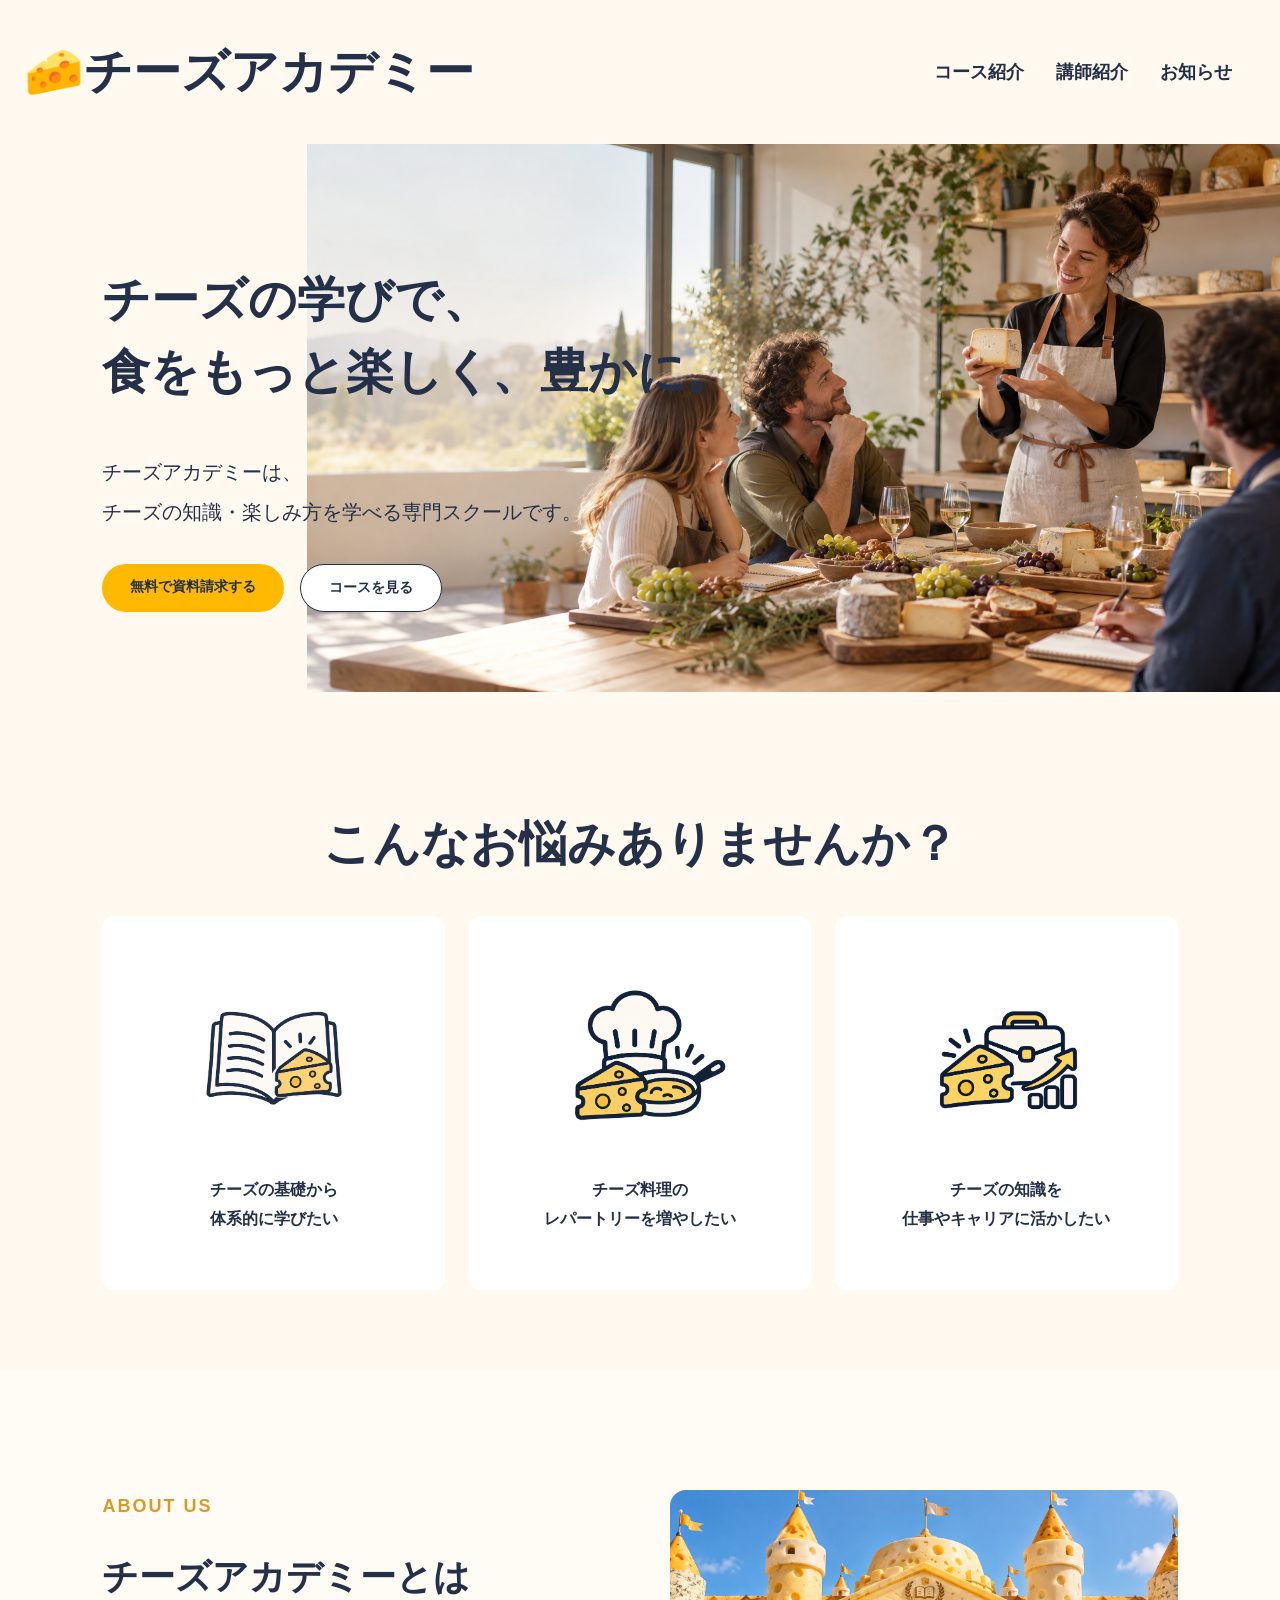
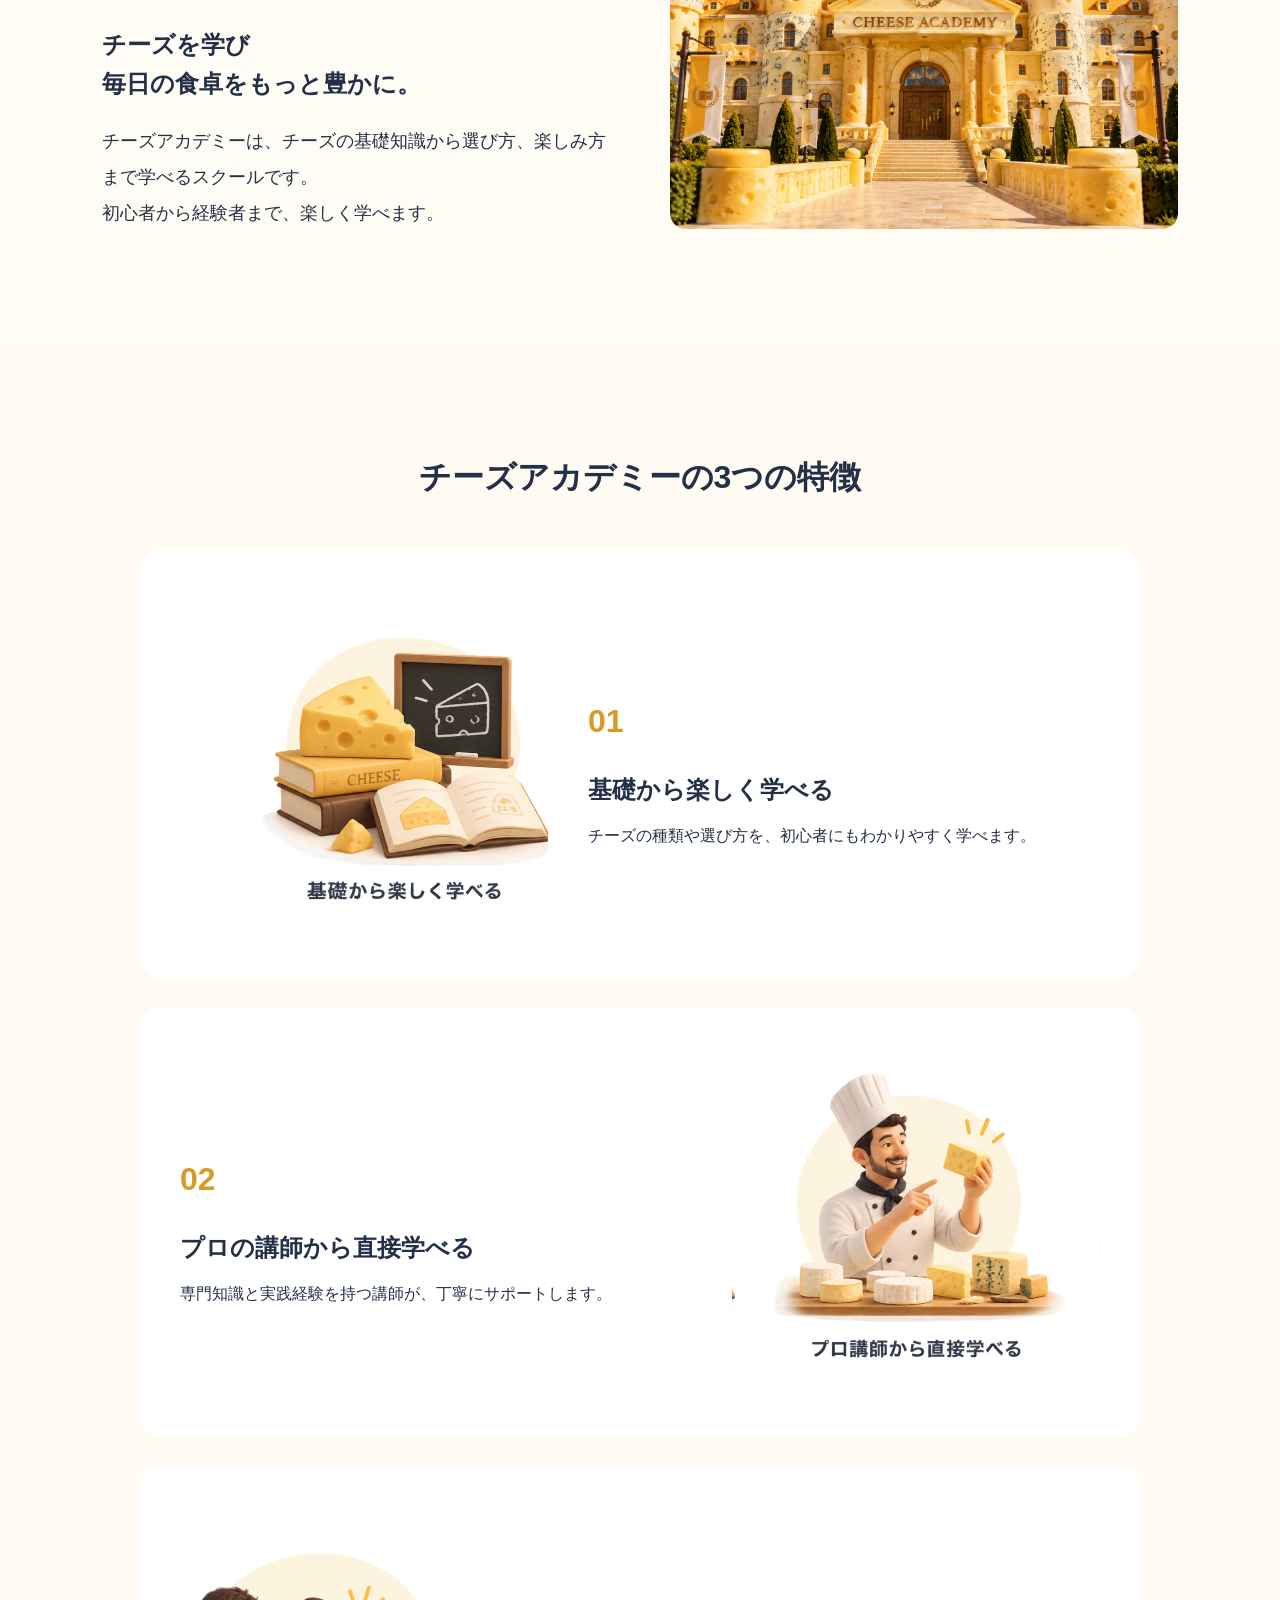
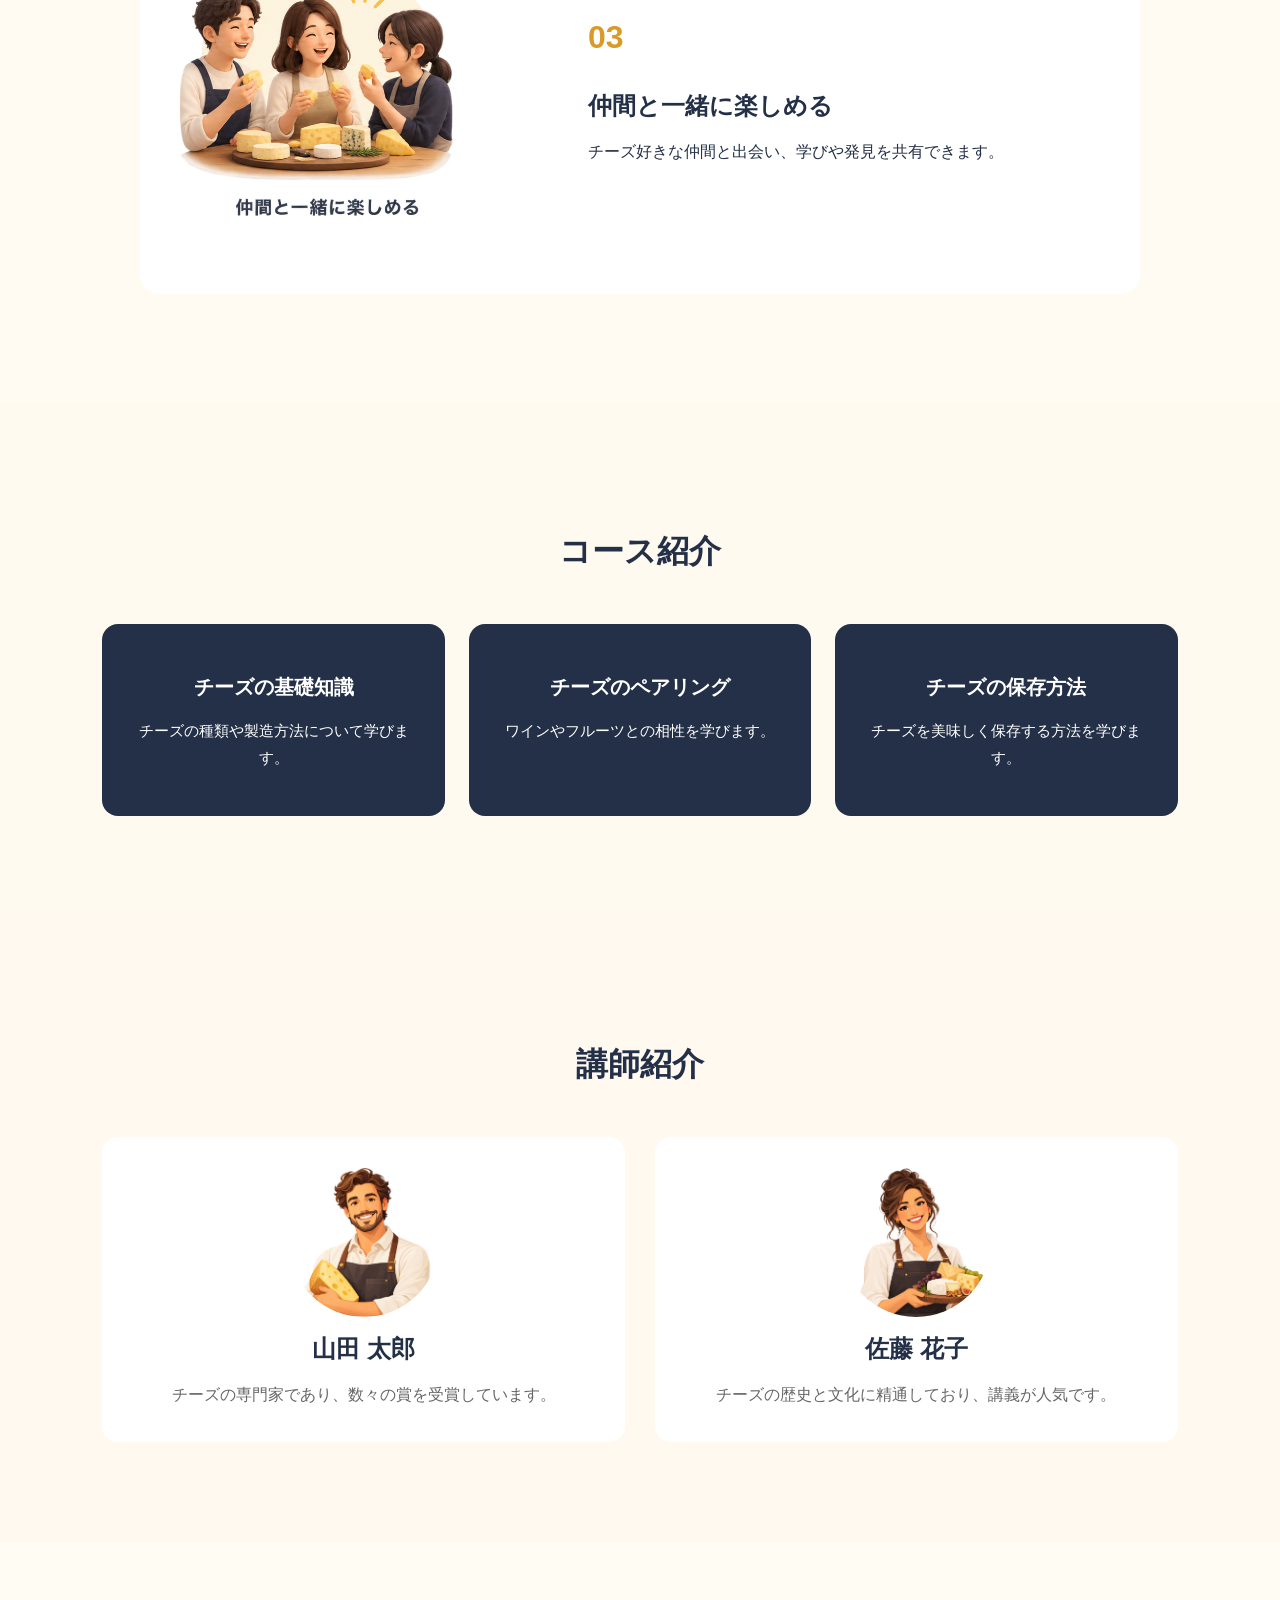
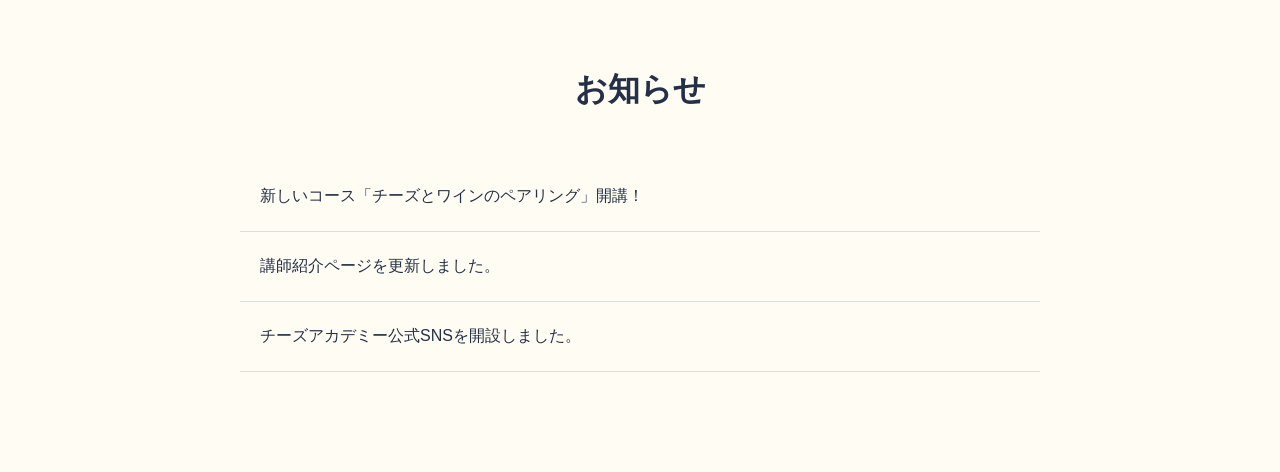
<file: index.html>
<!DOCTYPE html>
<html lang="en">

<head>
    <meta charset="UTF-8">
    <meta name="viewport" content="width=device-width, initial-scale=1.0">
    <title>チーズアカデミー</title>
    <link rel="stylesheet" href="css/style.css">
</head>

<body>
    <header class="header">
        <div class="header-logo">
            <h1>🧀チーズアカデミー</h1>
        </div>

        <nav class="nav">
            <a href="#courses">コース紹介</a>
            <a href="#instructors">講師紹介</a>
            <a href="#news">お知らせ</a>  
         </nav>
    </header>
    
    <main>
        <section class="hero">
            <h2>チーズの学びで、<br>
            食をもっと楽しく、豊かに。</h2>

            <p>チーズアカデミーは、<br>
                チーズの知識・楽しみ方を学べる専門スクールです。</p>
            <div class="hero-buttons">
                <a href="#" class="btn btn-primary">無料で資料請求する</a>
                <a href="#" class="btn btn-secondary">コースを見る</a>
            </div>
        </section>

        <section class="problem">
            <h2>こんなお悩みありませんか？</h2>

            <div class="problem-list">
                <div class="problem-item">
                    <img src="images/アイコン1.png" alt="悩み1">
                    <p>チーズの基礎から<br>体系的に学びたい</p>
                </div>
                <div class="problem-item">
                    <img src="images/アイコン2.png" alt="悩み2">
                    <p>チーズ料理の<br>レパートリーを増やしたい</p>
                </div>
                <div class="problem-item">
                    <img src="images/アイコン3.png" alt="悩み3">
                    <p>チーズの知識を<br>仕事やキャリアに活かしたい</p>
                </div>
            </div>
        </section>

        <section class="about">
            
            <div class="about-content">
                <p class="about-text">ABOUT US</p>
                <h2>チーズアカデミーとは</h2>
                <h3>チーズを学び<br>
                毎日の食卓をもっと豊かに。</h3>
                <p>チーズアカデミーは、チーズの基礎知識から選び方、楽しみ方まで学べるスクールです。<br>
                    初心者から経験者まで、楽しく学べます。</p>
            </div>

            <div class="about-image">
                <img src="images/academy.png" alt="チーズアカデミーのイメージ">
            </div>
        </section>

        <section class="feature">
            <h2>チーズアカデミーの3つの特徴</h2>
            <!--特徴-->
            <div class="feature-item">
                <div class="feature-icon">
                    <img src="images/01_基礎から.png" alt="特徴1">
                </div>

                <div class="feature-content">
                    <p class="feature-number">01</p>
                    <h3>基礎から楽しく学べる</h3>
                    <p>チーズの種類や選び方を、初心者にもわかりやすく学べます。</p>
                </div>
            </div>

            <div class="feature-item reverse">
                <div class="feature-icon">
                    <img src="images/02_プロ講師から直接学べる.png" alt="特徴2">
                </div>

                <div class="feature-content">
                    <p class="feature-number">02</p>
                    <h3>プロの講師から直接学べる</h3>
                    <p>専門知識と実践経験を持つ講師が、丁寧にサポートします。</p>
                </div>

            </div>

            <div class="feature-item">
                <div class="feature-icon">
                    <img src="images/03_仲間と一緒に楽しめる.png" alt="特徴3">
                </div>

                <div class="feature-content">
                    <p class="feature-number">03</p>
                    <h3>仲間と一緒に楽しめる</h3>
                    <p>チーズ好きな仲間と出会い、学びや発見を共有できます。</p>
                </div>
            </div>
        </section>

        <section class="courses"id="courses">
            <h2>コース紹介</h2>
            <div class="course-list">
                <div class="course-item">
                    <h3>チーズの基礎知識</h3>
                    <p>チーズの種類や製造方法について学びます。</p>
                </div>
                <div class="course-item">
                    <h3>チーズのペアリング</h3>
                    <p>ワインやフルーツとの相性を学びます。</p>
                </div>
                <div class="course-item">
                    <h3>チーズの保存方法</h3>
                    <p>チーズを美味しく保存する方法を学びます。</p>
                </div>
            </div>
        </section>

        <section class="instructors" id="instructors">
            <h2>講師紹介</h2>
            <div class="instructor-list">
                <div class="instructor-item">
                    <img src="images/human1.png" alt="講師1">
                    <h3>山田 太郎</h3>
                    <p>チーズの専門家であり、数々の賞を受賞しています。</p>
                </div>
                <div class="instructor-item">
                    <img src="images/human2.png" alt="講師2">
                    <h3>佐藤 花子</h3>
                    <p>チーズの歴史と文化に精通しており、講義が人気です。</p>
                </div>
            </div>
        </section>

        <section class="news" id="news">
            <h2>お知らせ</h2>
            <ul class="news-list">
                <li><a href="#">新しいコース「チーズとワインのペアリング」開講！</a></li>
                <li><a href="#">講師紹介ページを更新しました。</a></li>
                <li><a href="#">チーズアカデミー公式SNSを開設しました。</a></li>
            </ul>
        </section>
    </main> 
</body>
</html>
</file>
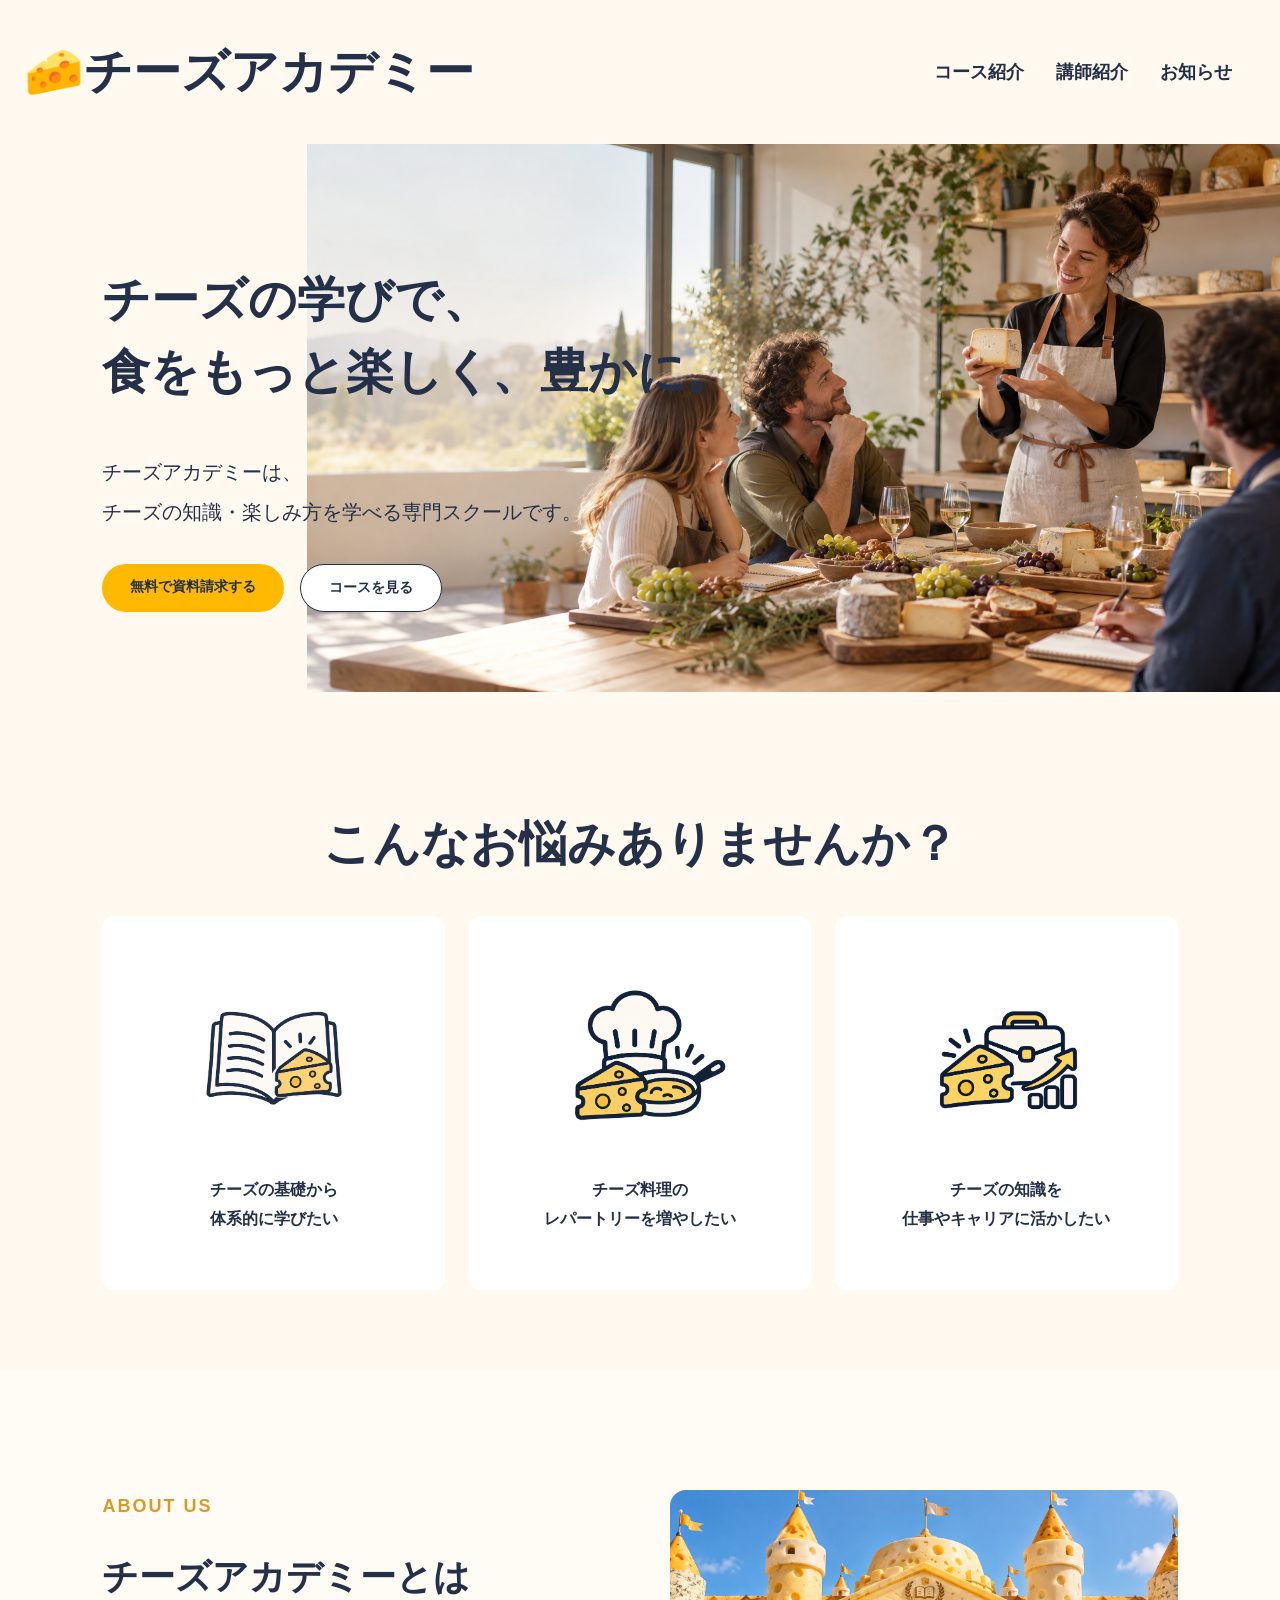
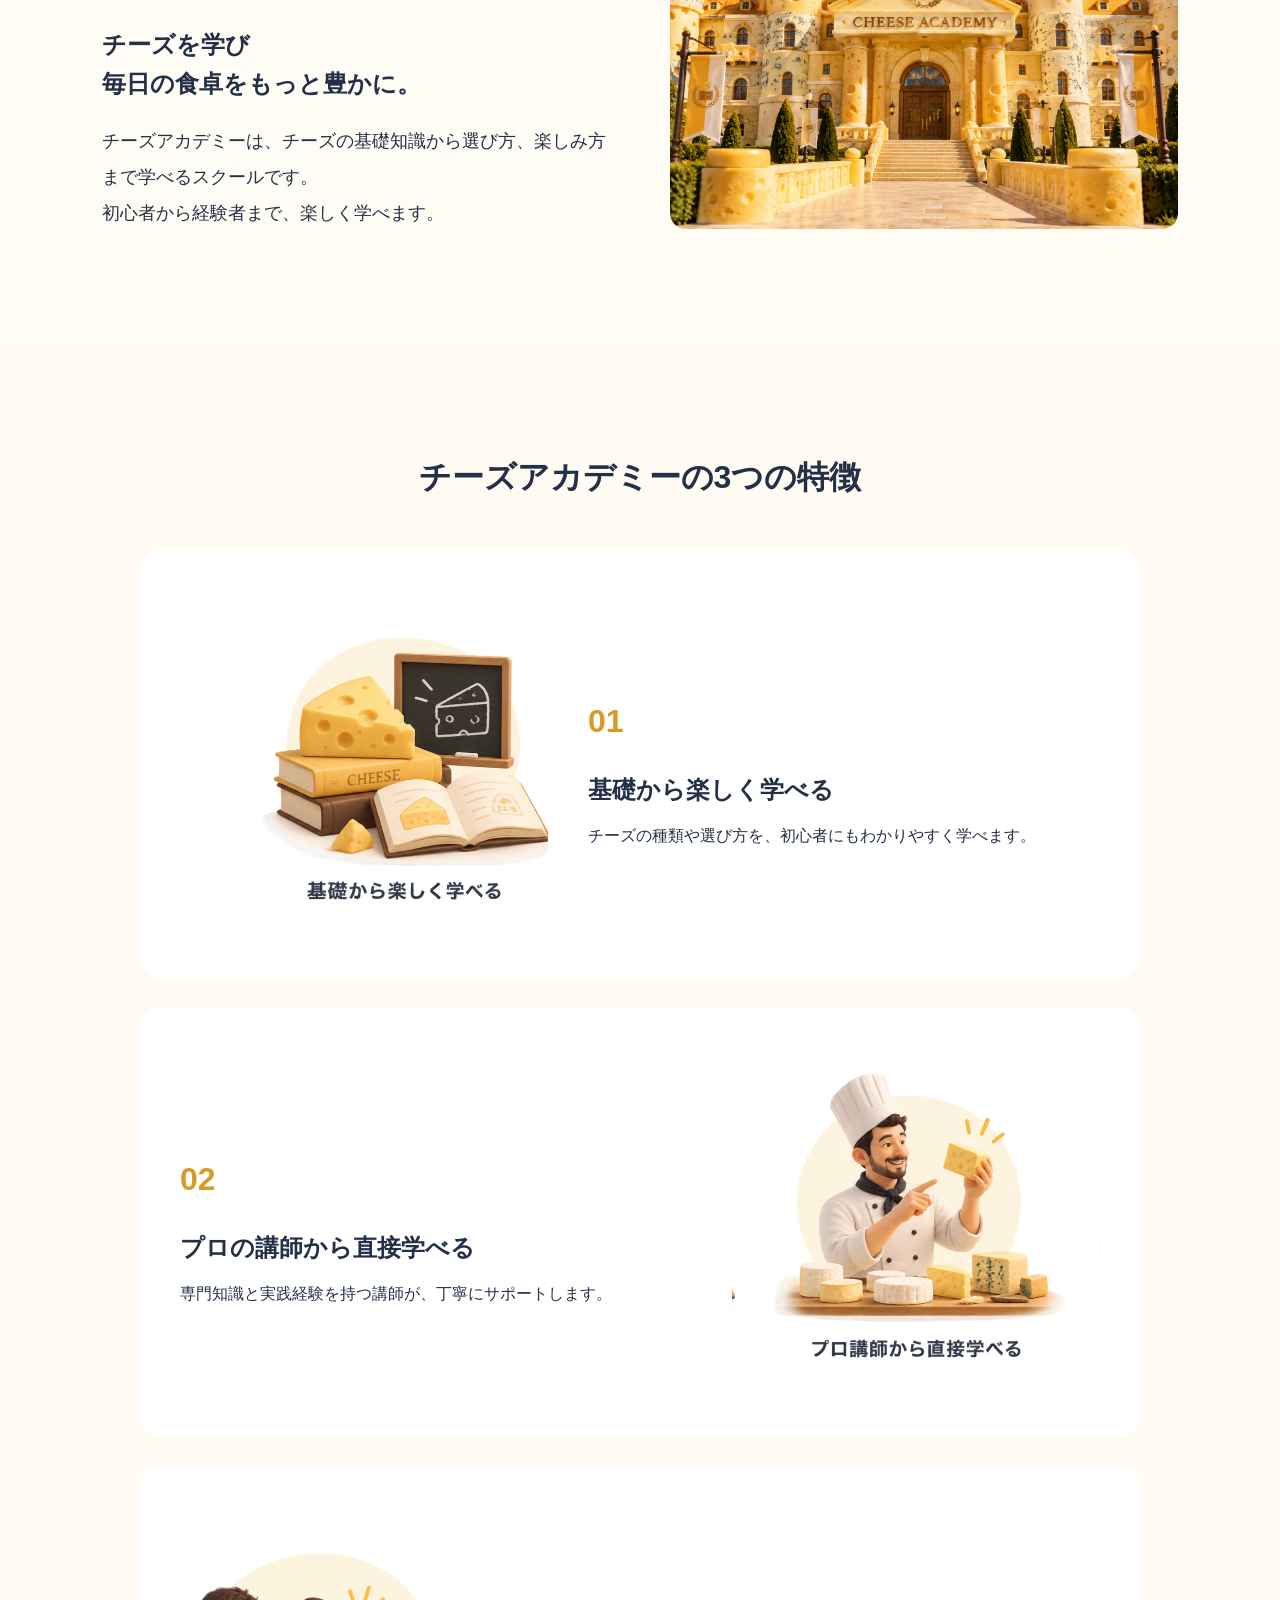
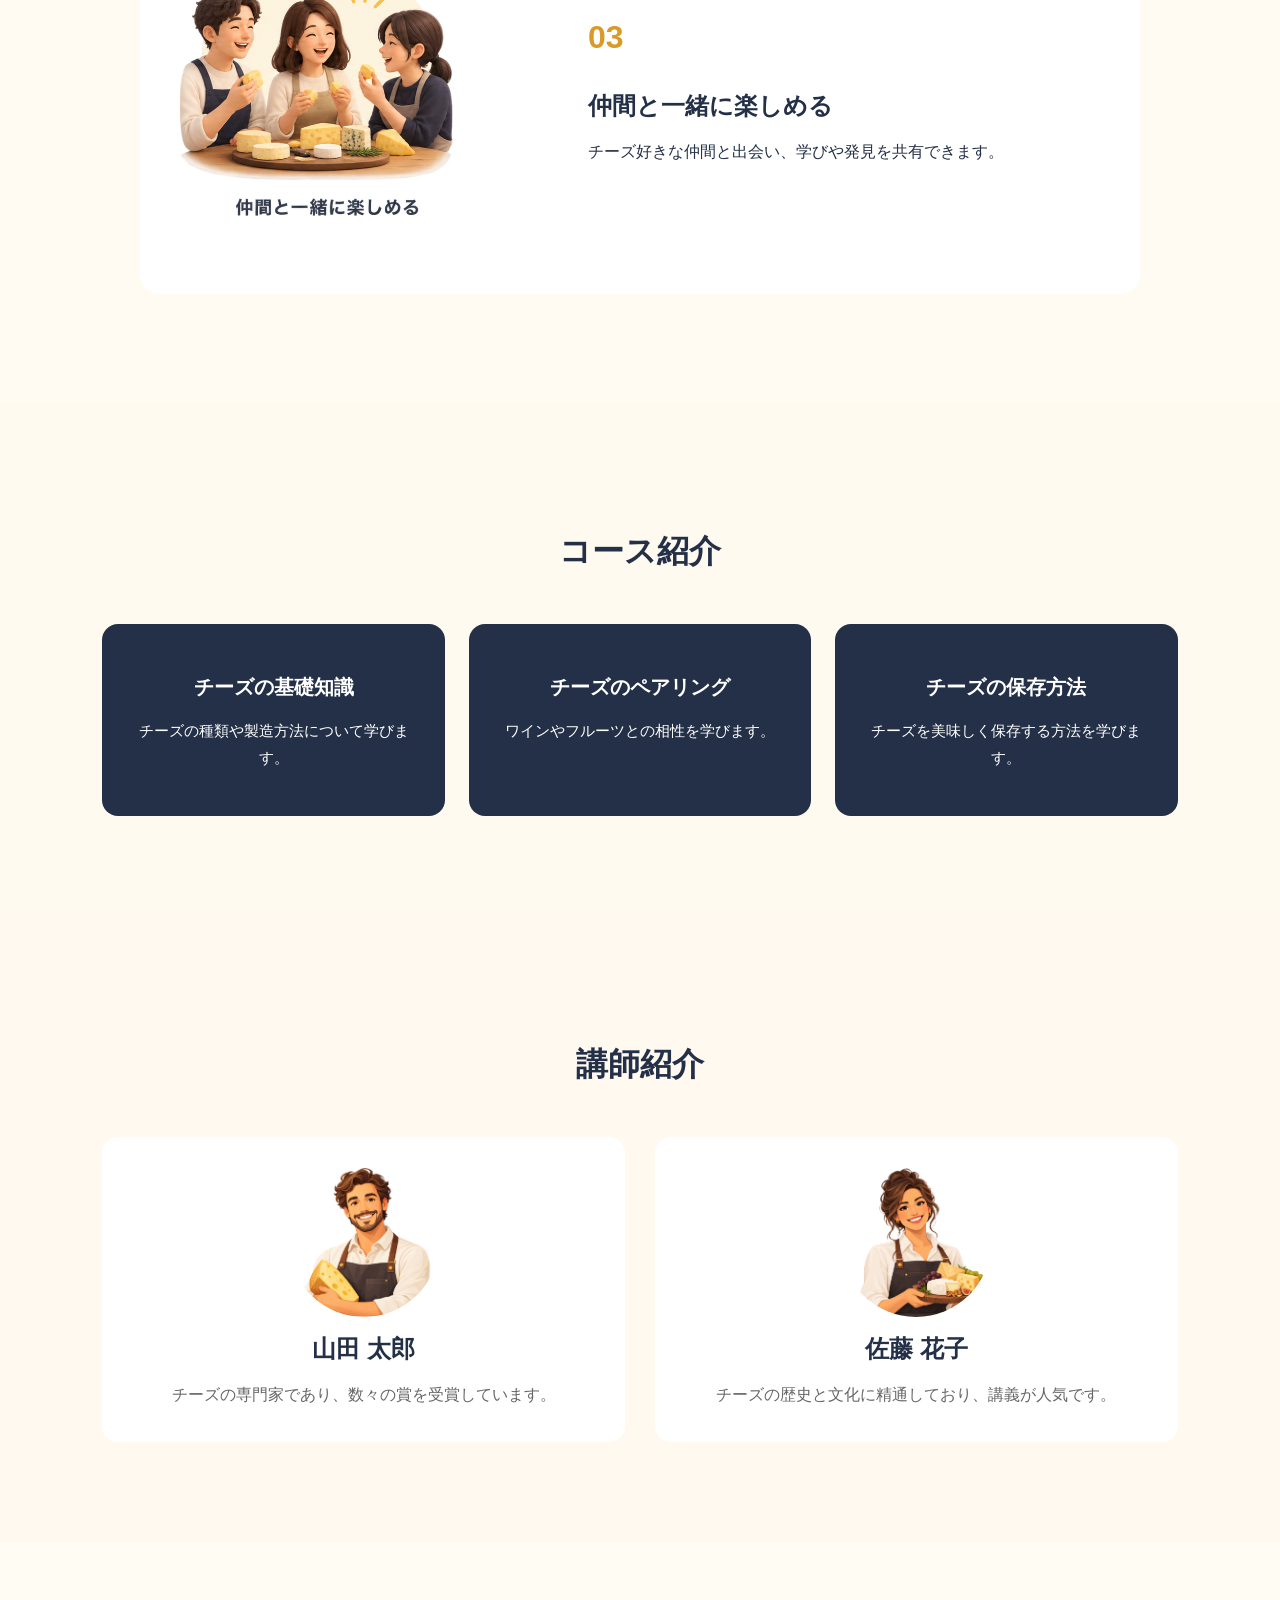
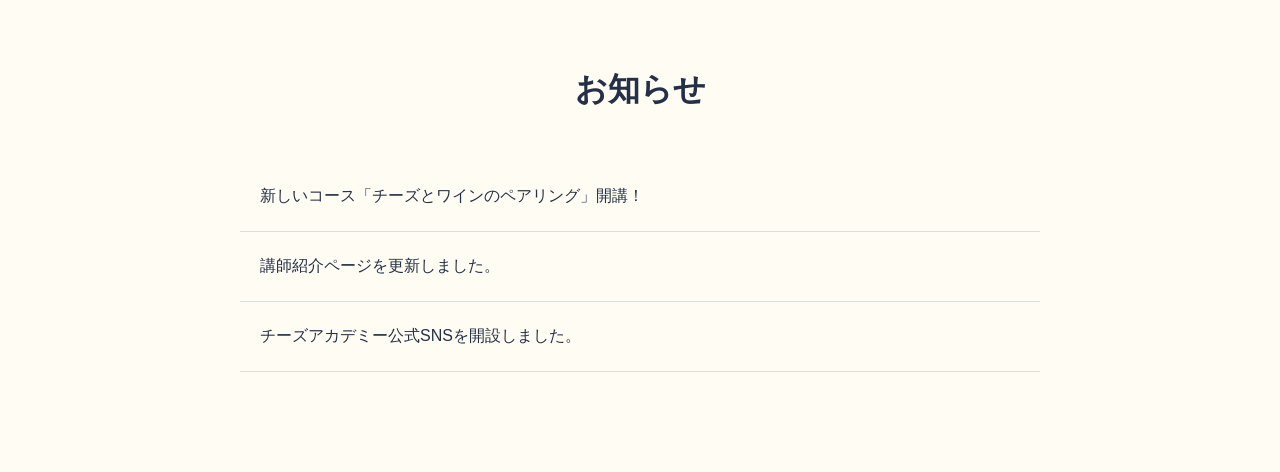
<file: my-site/index.html>
<!DOCTYPE html>
<html lang="en">

<head>
    <meta charset="UTF-8">
    <meta name="viewport" content="width=device-width, initial-scale=1.0">
    <title>チーズアカデミー</title>
    <link rel="stylesheet" href="/css/style.css">
</head>

<body>
    <header class="header">
        <div class="header-logo">
            <h1>🧀チーズアカデミー</h1>
        </div>

        <nav class="nav">
            <a href="#courses">コース紹介</a>
            <a href="#instructors">講師紹介</a>
            <a href="#news">お知らせ</a>  
         </nav>
    </header>
    
    <main>
        <section class="hero">
            <h2>チーズの学びで、<br>
            食をもっと楽しく、豊かに。</h2>

            <p>チーズアカデミーは、<br>
                チーズの知識・楽しみ方を学べる専門スクールです。</p>
            <div class="hero-buttons">
                <a href="#" class="btn btn-primary">無料で資料請求する</a>
                <a href="#" class="btn btn-secondary">コースを見る</a>
            </div>
        </section>

        <section class="problem">
            <h2>こんなお悩みありませんか？</h2>

            <div class="problem-list">
                <div class="problem-item">
                    <img src="/images/アイコン1.png" alt="悩み1">
                    <p>チーズの基礎から<br>体系的に学びたい</p>
                </div>
                <div class="problem-item">
                    <img src="/images/アイコン2.png" alt="悩み2">
                    <p>チーズ料理の<br>レパートリーを増やしたい</p>
                </div>
                <div class="problem-item">
                    <img src="/images/アイコン3.png" alt="悩み3">
                    <p>チーズの知識を<br>仕事やキャリアに活かしたい</p>
                </div>
            </div>
        </section>

        <section class="about">
            
            <div class="about-content">
                <p class="about-text">ABOUT US</p>
                <h2>チーズアカデミーとは</h2>
                <h3>チーズを学び<br>
                毎日の食卓をもっと豊かに。</h3>
                <p>チーズアカデミーは、チーズの基礎知識から選び方、楽しみ方まで学べるスクールです。<br>
                    初心者から経験者まで、楽しく学べます。</p>
            </div>

            <div class="about-image">
                <img src="/images/academy.png" alt="チーズアカデミーのイメージ">
            </div>
        </section>

        <section class="feature">
            <h2>チーズアカデミーの3つの特徴</h2>
            <!--特徴-->
            <div class="feature-item">
                <div class="feature-icon">
                    <img src="/images/01_基礎から.png" alt="特徴1">
                </div>

                <div class="feature-content">
                    <p class="feature-number">01</p>
                    <h3>基礎から楽しく学べる</h3>
                    <p>チーズの種類や選び方を、初心者にもわかりやすく学べます。</p>
                </div>
            </div>

            <div class="feature-item reverse">
                <div class="feature-icon">
                    <img src="/images/02_プロ講師から直接学べる.png" alt="特徴2">
                </div>

                <div class="feature-content">
                    <p class="feature-number">02</p>
                    <h3>プロの講師から直接学べる</h3>
                    <p>専門知識と実践経験を持つ講師が、丁寧にサポートします。</p>
                </div>

            </div>

            <div class="feature-item">
                <div class="feature-icon">
                    <img src="/images/03_仲間と一緒に楽しめる.png" alt="特徴3">
                </div>

                <div class="feature-content">
                    <p class="feature-number">03</p>
                    <h3>仲間と一緒に楽しめる</h3>
                    <p>チーズ好きな仲間と出会い、学びや発見を共有できます。</p>
                </div>
            </div>
        </section>

        <section class="courses"id="courses">
            <h2>コース紹介</h2>
            <div class="course-list">
                <div class="course-item">
                    <h3>チーズの基礎知識</h3>
                    <p>チーズの種類や製造方法について学びます。</p>
                </div>
                <div class="course-item">
                    <h3>チーズのペアリング</h3>
                    <p>ワインやフルーツとの相性を学びます。</p>
                </div>
                <div class="course-item">
                    <h3>チーズの保存方法</h3>
                    <p>チーズを美味しく保存する方法を学びます。</p>
                </div>
            </div>
        </section>

        <section class="instructors" id="instructors">
            <h2>講師紹介</h2>
            <div class="instructor-list">
                <div class="instructor-item">
                    <img src="/images/human1.png" alt="講師1">
                    <h3>山田 太郎</h3>
                    <p>チーズの専門家であり、数々の賞を受賞しています。</p>
                </div>
                <div class="instructor-item">
                    <img src="/images/human2.png" alt="講師2">
                    <h3>佐藤 花子</h3>
                    <p>チーズの歴史と文化に精通しており、講義が人気です。</p>
                </div>
            </div>
        </section>

        <section class="news" id="news">
            <h2>お知らせ</h2>
            <ul class="news-list">
                <li><a href="#">新しいコース「チーズとワインのペアリング」開講！</a></li>
                <li><a href="#">講師紹介ページを更新しました。</a></li>
                <li><a href="#">チーズアカデミー公式SNSを開設しました。</a></li>
            </ul>
        </section>
    </main> 
</body>
</html>
</file>
<file: css/style.css>
/* 全体の基本設定 */
* {
    box-sizing: border-box;
}

body {
    margin: 0;
    font-family: Arial, sans-serif;
    color: #243047;
    background-color: #fff9f0;
}

a {
    color: inherit;
    text-decoration: none;
}

img {
    max-width: 100%;
    height: auto;
}

/* ヘッダーのスタイル */
.header {
  display: flex;
  justify-content: space-between;
  align-items: center;
  background-color: #fff9f0;
    background-color: #fff9f0;
    color: #243047;
    margin: 0px;
    padding: 8px 24px;
    font-size: 24px;
}

/* ナビゲーションのスタイル */
.nav {
    display: flex;
    gap: 32px;
    padding: 24px;
}

.nav a {
    font-size: 18px;
    font-weight: bold;
}

/* ファーストビューのスタイル */
.hero {
  background-image: url('../images/1st.png');
  background-size: auto 100%;
  background-repeat: no-repeat;
  background-color: #fff9f0;
  background-position: right center;

  min-height: 500px;
  padding: 80px 8%;

  display: flex;
  flex-direction: column;
  justify-content: center;
  align-items: flex-start;
}

/* キャッチコピーのスタイル */
.hero h2 {
  font-size: 48px;
  color: #243047;
  margin-bottom: 24px;
  line-height: 1.5;
}

/* 説明文のスタイル */
.hero p {
  font-size: 20px;
  line-height: 2;
  max-width: 480px;
  margin-bottom: 32px;
}

/* ボタン横並び */
.hero-buttons {
  display: flex;
  gap: 16px;
}

/* ボタン共有のスタイル */
.btn {
  display: inline-block;
  padding: 14px 28px;
  border-radius: 30px;
  font-size: 14px;
  font-weight: bold;
}

/* 黄色のボタンのスタイル */
.btn-primary {
  background-color: #ffb900;
  color: #243047;
}

/* 白色のボタンのスタイル */
.btn-secondary {
  background-color: #ffffff;
  color: #243047;
  border: 1px solid #243047;
}

/* お悩みセクション */
/* セクション全体のスタイル */
.problem {
  background-color: #fff9f0;
  padding: 80px 8%;
  text-align: center;
}

/* 見出しのスタイル */
.problem h2 {
  font-size: 48px;
  margin-bottom: 40px;
}

/*　カードを横並びにするスタイル */
.problem-list {
  display: flex;
  gap: 24px;
}

/* それぞれのカードのスタイル */
.problem-item {
  flex: 1;
  background-color: #ffffff;
  padding: 40px 20px;
  border-radius: 12px;
}

/* アイコン */
.problem-item img {
  width: 200px;
  height: 200px;
  object-fit: contain;
  display: block;
  margin: 0 auto 20px;
}

/* カード内の文章のスタイル */
.problem-item p {
  font-size: 16px;
  font-weight: bold;
  line-height: 1.8;
}

/* ABOUT USセクション */
/* セクション全体のスタイル */
.about {
  display: flex;
  align-items: center;
  gap: 60px;

  padding: 100px 8%;
  background-color: #fffcf5;
}

/*　左側の文章のスタイル */
.about-content {
  flex: 1;
}

/* ABOUT USの見出しのスタイル */
.about-text {
  color: #d99b28;
  font-size: 36px;
  font-weight: bold;
  letter-spacing: 2px;  
}

/* 見出し */
.about h2 {
  font-size: 36px;
  margin-bottom: 24px;
}

/* サブタイトル */
.about h3 {
  font-size: 24px;
  line-height: 1.6;
  margin-bottom: 20px;
}

/* 説明文 */
.about-content p {
  font-size: 18px;
  line-height: 2;
}

/* 右側の画像のスタイル */
.about-image {
  flex: 1;
  min-width: 0px;
}

.about-image img {
  width: 100%;
  display: block;
  border-radius: 16px;
}

/* 3つの特徴セクション */

/* セクション全体のスタイル */
.feature {
  padding: 80px 8%;
  background-color: #fffbf3;
}

/* 見出しのスタイル */
.feature h2 {
  font-size: 32px;
  text-align: center;
  margin-bottom: 50px;
}

/* 画像と文章と横並びにするスタイル */
.feature-item {
  display: flex;
  align-items: center;
  gap: 40px;

  max-width: 1000px;
  margin: 0 auto 30px;
  padding: 30px 40px;

  background-color: #ffffff;
  border-radius: 20px;
}

/* 2番目だけ左右を反転 */
.feature-item.reverse {
    flex-direction: row-reverse;
}

/* 画像エリア */
.feature-icon {
  flex: 0 0 40%;
  min-width: 0px;
  text-align: center;
}

/* 画像 */
.feature-icon img {
  width: 100%;
  display: block;
  border-radius: 16px;
}
/* 文章エリア */
.feature-content {
  flex: 2;
  min-width: 0px;
}

/* 特徴番号 */
.feature-number {
  font-size: 32px;
  font-weight: bold;
  color: #d99b28;
  margin-bottom: 16px;
}
/* 特徴タイトル */
.feature-content h3 {
  font-size: 24px;
  margin-bottom: 16px;
}
/* 特徴説明文 */
.feature-content p {
  line-height: 1.8;
}

/* コース紹介 */
/* セクション全体 */
.courses {
  padding: 100px 8%;
  background-color: #fffaF0;
  text-align: center;
}

/* 見出し */
.courses h2 {
  font-size: 32px;
  text-align: center;
  margin-bottom: 50px;
}

/* 3つのカードを横並び */
.course-list {
  display: flex;
  gap: 24px;
}

/* 各カード */
.course-item {
  flex: 1;
  min-width: 0;
  background-color: #243047;
  padding: 30px;
  border-radius: 16px;
}

/* コース名 */
.course-item h3 {
  font-size: 20px;
  margin-bottom: 16px;
  color: #ffffff;
}

/* 説明文 */
.course-item p {
  font-size: 15px;
  line-height: 1.8;
  color: #ffffff;
}

/* 講師紹介 */
/* セクション全体 */
.instructors {
  padding: 100px 8%;
  background-color: #fff9f0;
}

/* 見出し */
.instructors h2 {
  font-size: 32px;
  text-align: center;
  margin-bottom: 50px;
}

/* 講師カードを横並び */
.instructor-list {
  display: flex;
  justify-content: center;
  gap: 30px;
}

/* 講師カード */
.instructor-item {
  flex: 1;
  min-width: 100px;
  background-color: #ffffff;
  border-radius: 16px;
  overflow: hidden;
  text-align: center;
}

/* 講師画像 */
.instructor-item img {
  width: 150px;
  display: block;
  height: 150px;
  object-fit: cover;
  object-position: center;
  border-radius: 50%;
  margin: 30px auto 0;
}

/* 講師名 */
.instructor-item h3 {
  font-size: 24px;
  margin: 16px 0;
}
/* 講師紹介文 */
.instructor-item p {
  font-size: 16px;
  line-height: 1.8;
  color: #666666;
  padding: 0 16px 16px;
}

/* お知らせ */
/* セクション全体 */
.news {
  padding: 100px 8%;
  background-color: #fffcf3;
}
/* 見出し */
.news h2 {
  font-size: 32px;
  text-align: center;
  margin-bottom: 50px;
}
/* お知らせリスト */
.news-list {
  max-width: 800px;
  margin: 0 auto;
  list-style: none;
  padding: 0;
}
/* お知らせリストの各項目 */
.news-list li {
  padding: 24px 20px;
  border-bottom: 1px solid #ddd;
}
/* マウスを乗せたとき */
.news-list a:hover {
  color: #d99b28;
}
</file>
